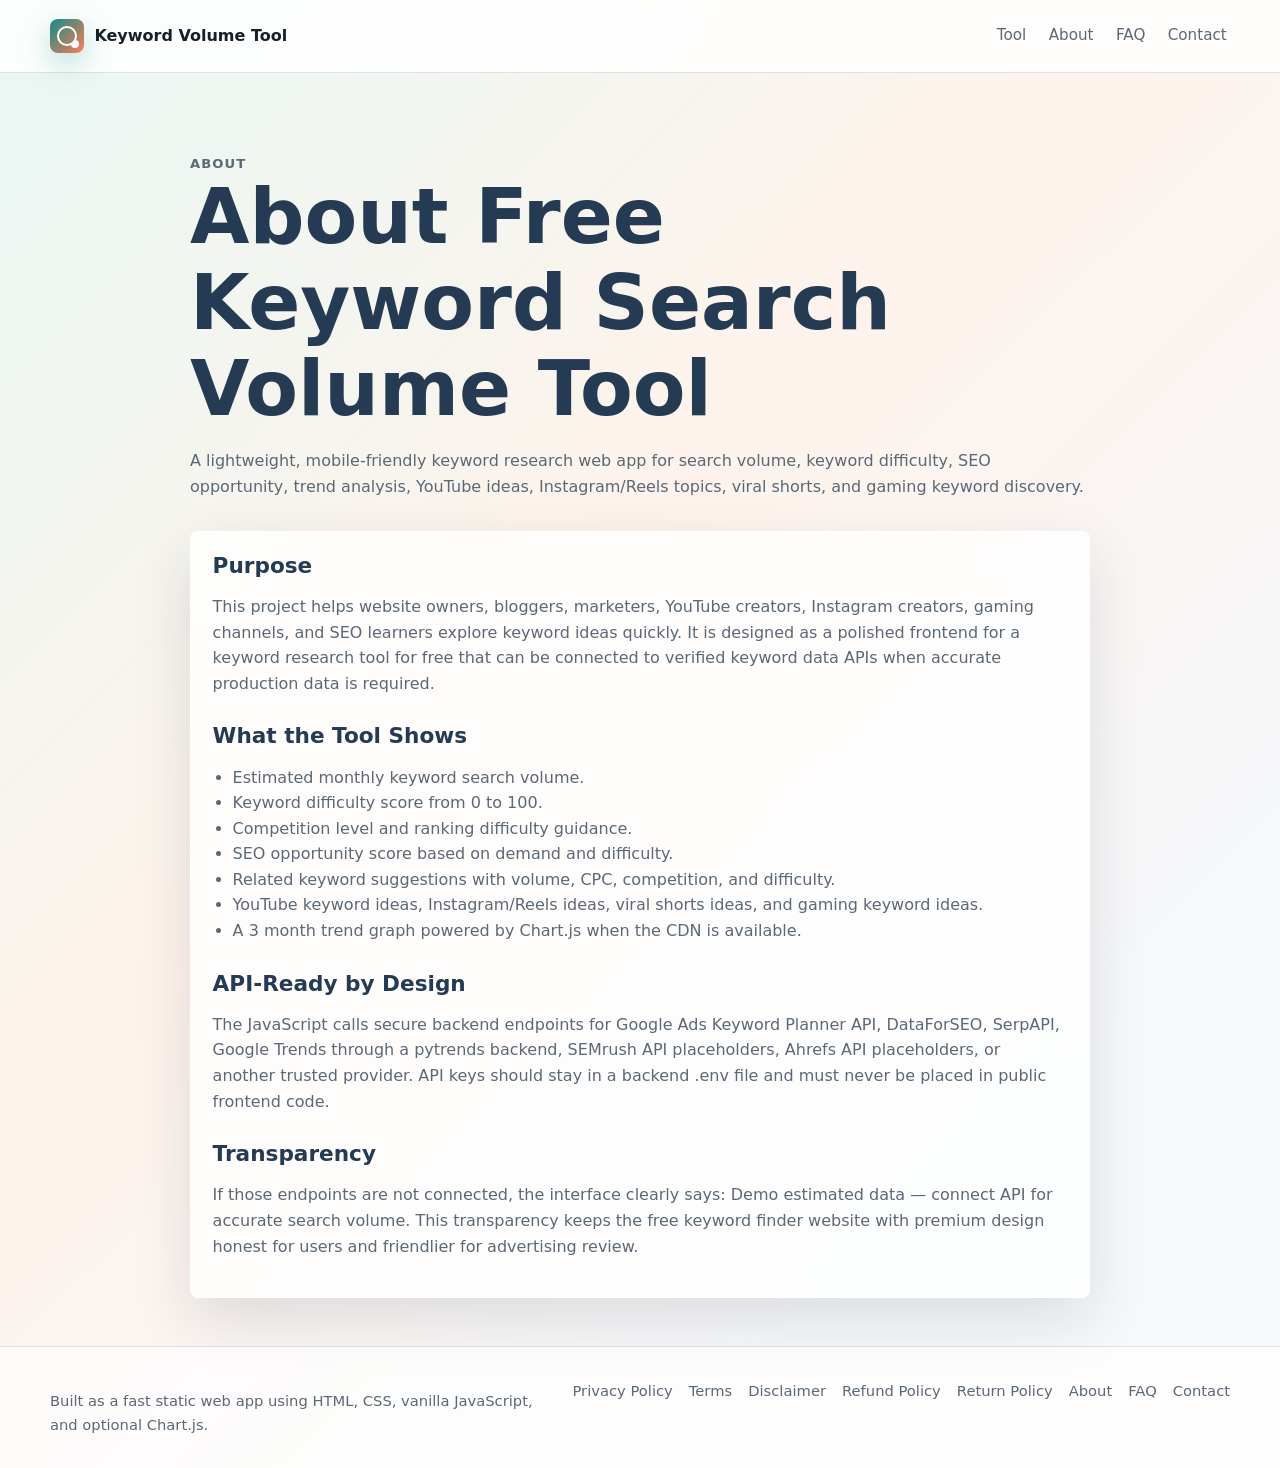
<file: about.html>
<!DOCTYPE html>
<html lang="en">
<head>
  <meta charset="UTF-8">
  <meta name="viewport" content="width=device-width, initial-scale=1.0">
  <title>About | Free Keyword Search Volume Tool</title>
  <meta name="description" content="Learn about Free Keyword Search Volume Tool, a free keyword volume research tool for SEO, YouTube, Instagram/Reels, viral shorts, and gaming keyword ideas.">
  <link rel="canonical" href="https://freekeywordsearchvolumetool.example/about.html">
  <meta property="og:title" content="About | Free Keyword Search Volume Tool">
  <meta property="og:description" content="A modern keyword research interface built for free estimated keyword metrics and future API integrations.">
  <meta property="og:type" content="website">
  <link rel="manifest" href="manifest.json">
  <link rel="icon" href="favicon.svg" type="image/svg+xml">
  <link rel="stylesheet" href="style.css">
</head>
<body>
  <a class="skip-link" href="#main">Skip to content</a>
  <header class="site-header">
    <nav class="nav" aria-label="Primary navigation">
      <a class="brand" href="index.html"><span class="brand-mark" aria-hidden="true"></span><span>Keyword Volume Tool</span></a>
      <div class="nav-links"><a href="index.html">Tool</a><a href="about.html">About</a><a href="faq.html">FAQ</a><a href="contact.html">Contact</a></div>
    </nav>
  </header>
  <main id="main">
    <section class="page-hero">
      <p class="eyebrow">About</p>
      <h1>About Free Keyword Search Volume Tool</h1>
      <p>A lightweight, mobile-friendly keyword research web app for search volume, keyword difficulty, SEO opportunity, trend analysis, YouTube ideas, Instagram/Reels topics, viral shorts, and gaming keyword discovery.</p>
    </section>
    <article class="legal-card">
      <h2>Purpose</h2>
      <p>This project helps website owners, bloggers, marketers, YouTube creators, Instagram creators, gaming channels, and SEO learners explore keyword ideas quickly. It is designed as a polished frontend for a keyword research tool for free that can be connected to verified keyword data APIs when accurate production data is required.</p>
      <h2>What the Tool Shows</h2>
      <ul>
        <li>Estimated monthly keyword search volume.</li>
        <li>Keyword difficulty score from 0 to 100.</li>
        <li>Competition level and ranking difficulty guidance.</li>
        <li>SEO opportunity score based on demand and difficulty.</li>
        <li>Related keyword suggestions with volume, CPC, competition, and difficulty.</li>
        <li>YouTube keyword ideas, Instagram/Reels ideas, viral shorts ideas, and gaming keyword ideas.</li>
        <li>A 3 month trend graph powered by Chart.js when the CDN is available.</li>
      </ul>
      <h2>API-Ready by Design</h2>
      <p>The JavaScript calls secure backend endpoints for Google Ads Keyword Planner API, DataForSEO, SerpAPI, Google Trends through a pytrends backend, SEMrush API placeholders, Ahrefs API placeholders, or another trusted provider. API keys should stay in a backend .env file and must never be placed in public frontend code.</p>
      <h2>Transparency</h2>
      <p>If those endpoints are not connected, the interface clearly says: Demo estimated data — connect API for accurate search volume. This transparency keeps the free keyword finder website with premium design honest for users and friendlier for advertising review.</p>
    </article>
  </main>
  <footer class="site-footer"><div class="footer-inner"><p class="footer-note">Built as a fast static web app using HTML, CSS, vanilla JavaScript, and optional Chart.js.</p><div class="footer-links"><a href="privacy-policy.html">Privacy Policy</a><a href="terms-and-conditions.html">Terms</a><a href="disclaimer.html">Disclaimer</a><a href="refund-policy.html">Refund Policy</a><a href="return-policy.html">Return Policy</a><a href="about.html">About</a><a href="faq.html">FAQ</a><a href="contact.html">Contact</a></div></div></footer>
</body>
</html>
</file>
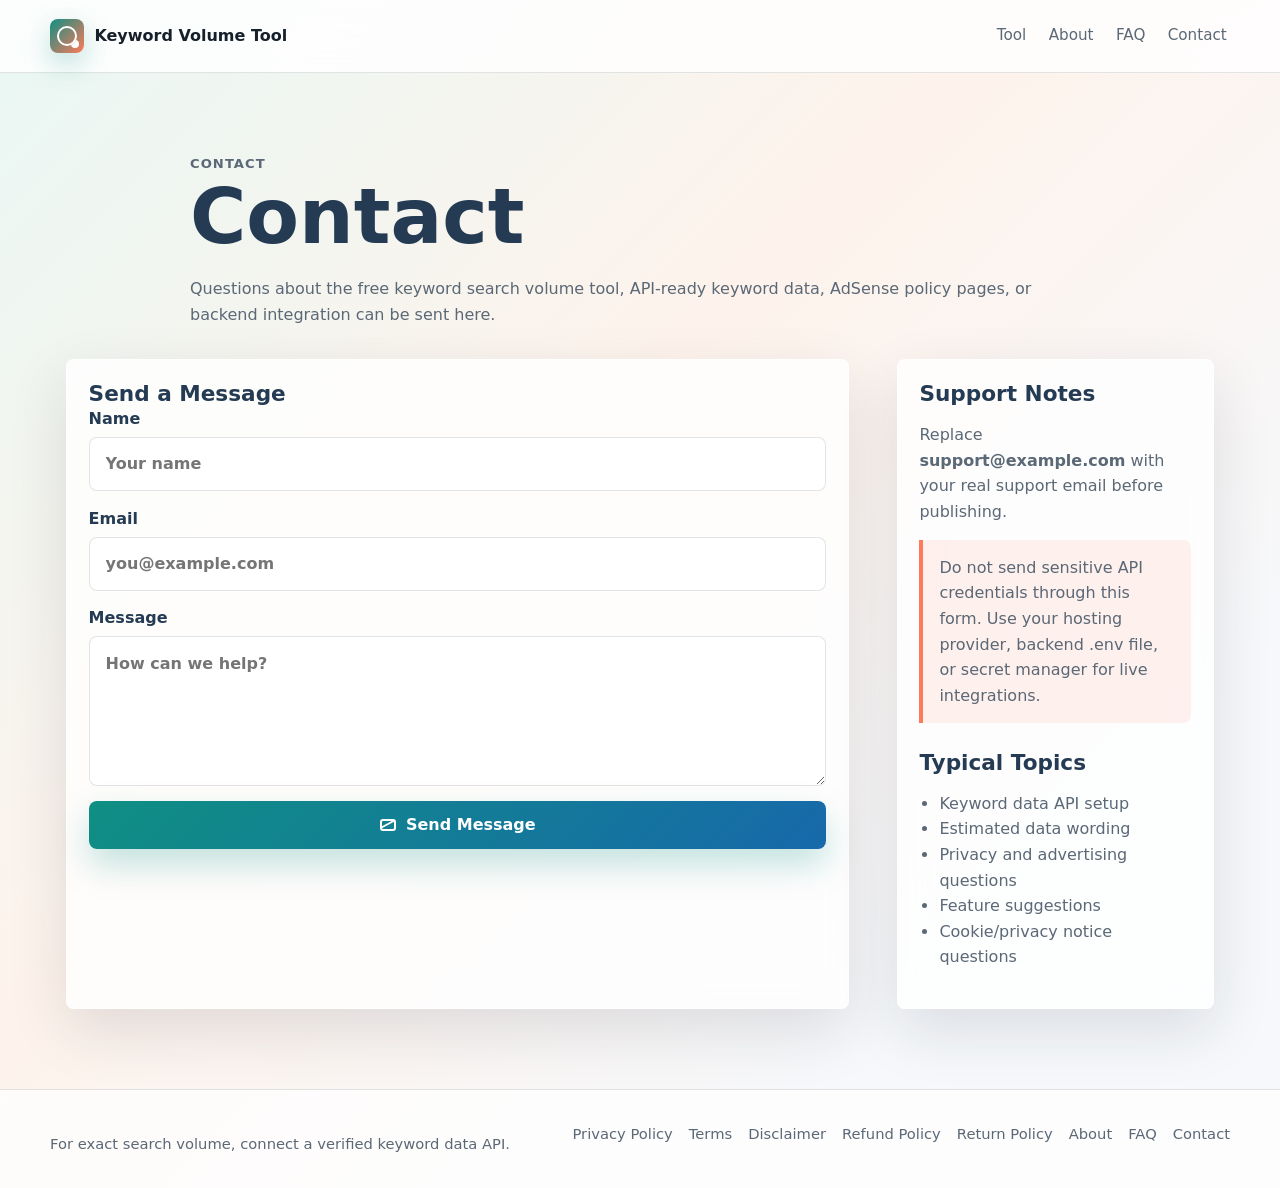
<file: contact.html>
<!DOCTYPE html>
<html lang="en">
<head>
  <meta charset="UTF-8">
  <meta name="viewport" content="width=device-width, initial-scale=1.0">
  <title>Contact | Free Keyword Search Volume Tool</title>
  <meta name="description" content="Contact Free Keyword Search Volume Tool for questions about keyword research, estimated search volume data, API integrations, or website policies.">
  <link rel="canonical" href="https://freekeywordsearchvolumetool.example/contact.html">
  <meta property="og:title" content="Contact | Free Keyword Search Volume Tool">
  <meta property="og:description" content="Send questions about the free keyword research tool, estimated data, or API integrations.">
  <meta property="og:type" content="website">
  <link rel="manifest" href="manifest.json">
  <link rel="icon" href="favicon.svg" type="image/svg+xml">
  <link rel="stylesheet" href="style.css">
</head>
<body>
  <a class="skip-link" href="#main">Skip to content</a>
  <header class="site-header">
    <nav class="nav" aria-label="Primary navigation">
      <a class="brand" href="index.html"><span class="brand-mark" aria-hidden="true"></span><span>Keyword Volume Tool</span></a>
      <div class="nav-links"><a href="index.html">Tool</a><a href="about.html">About</a><a href="faq.html">FAQ</a><a href="contact.html">Contact</a></div>
    </nav>
  </header>
  <main id="main">
    <section class="page-hero">
      <p class="eyebrow">Contact</p>
      <h1>Contact</h1>
      <p>Questions about the free keyword search volume tool, API-ready keyword data, AdSense policy pages, or backend integration can be sent here.</p>
    </section>
    <section class="contact-grid">
      <article class="legal-card">
        <h2>Send a Message</h2>
        <form class="contact-form" action="mailto:support@example.com" method="post" enctype="text/plain">
          <label>
            Name
            <input type="text" name="name" placeholder="Your name" required>
          </label>
          <label>
            Email
            <input type="email" name="email" placeholder="you@example.com" required>
          </label>
          <label>
            Message
            <textarea name="message" placeholder="How can we help?" required></textarea>
          </label>
          <button class="btn btn-primary" type="submit"><span class="icon-mail" aria-hidden="true"></span>Send Message</button>
        </form>
      </article>
      <aside class="legal-card">
        <h2>Support Notes</h2>
        <p>Replace <strong>support@example.com</strong> with your real support email before publishing.</p>
        <p class="notice">Do not send sensitive API credentials through this form. Use your hosting provider, backend .env file, or secret manager for live integrations.</p>
        <h2>Typical Topics</h2>
        <ul>
          <li>Keyword data API setup</li>
          <li>Estimated data wording</li>
          <li>Privacy and advertising questions</li>
          <li>Feature suggestions</li>
          <li>Cookie/privacy notice questions</li>
        </ul>
      </aside>
    </section>
  </main>
  <footer class="site-footer"><div class="footer-inner"><p class="footer-note">For exact search volume, connect a verified keyword data API.</p><div class="footer-links"><a href="privacy-policy.html">Privacy Policy</a><a href="terms-and-conditions.html">Terms</a><a href="disclaimer.html">Disclaimer</a><a href="refund-policy.html">Refund Policy</a><a href="return-policy.html">Return Policy</a><a href="about.html">About</a><a href="faq.html">FAQ</a><a href="contact.html">Contact</a></div></div></footer>
</body>
</html>
</file>
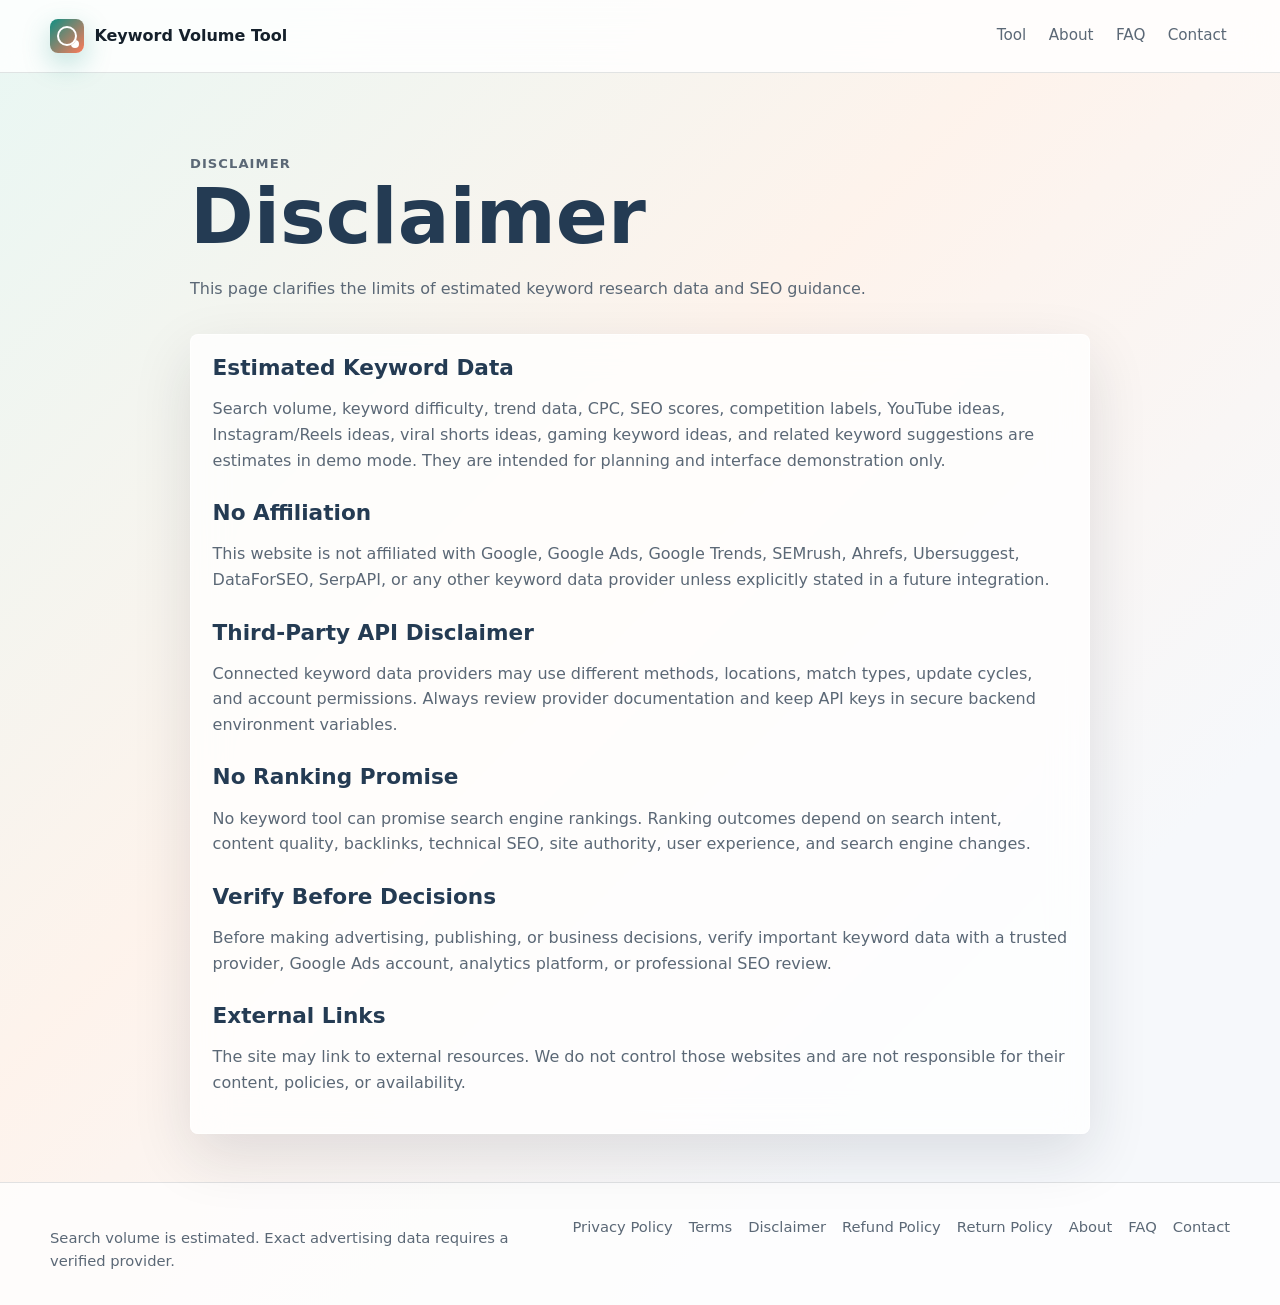
<file: disclaimer.html>
<!DOCTYPE html>
<html lang="en">
<head>
  <meta charset="UTF-8">
  <meta name="viewport" content="width=device-width, initial-scale=1.0">
  <title>Disclaimer | Free Keyword Search Volume Tool</title>
  <meta name="description" content="Important disclaimer about estimated keyword search volume, SEO scores, competition data, and third-party API integrations.">
  <link rel="canonical" href="https://freekeywordsearchvolumetool.example/disclaimer.html">
  <meta property="og:title" content="Disclaimer | Free Keyword Search Volume Tool">
  <meta property="og:description" content="Keyword metrics are estimates and should be verified with trusted SEO or advertising data sources.">
  <meta property="og:type" content="website">
  <link rel="manifest" href="manifest.json">
  <link rel="icon" href="favicon.svg" type="image/svg+xml">
  <link rel="stylesheet" href="style.css">
</head>
<body>
  <a class="skip-link" href="#main">Skip to content</a>
  <header class="site-header"><nav class="nav" aria-label="Primary navigation"><a class="brand" href="index.html"><span class="brand-mark" aria-hidden="true"></span><span>Keyword Volume Tool</span></a><div class="nav-links"><a href="index.html">Tool</a><a href="about.html">About</a><a href="faq.html">FAQ</a><a href="contact.html">Contact</a></div></nav></header>
  <main id="main">
    <section class="page-hero">
      <p class="eyebrow">Disclaimer</p>
      <h1>Disclaimer</h1>
      <p>This page clarifies the limits of estimated keyword research data and SEO guidance.</p>
    </section>
    <article class="legal-card">
      <h2>Estimated Keyword Data</h2>
      <p>Search volume, keyword difficulty, trend data, CPC, SEO scores, competition labels, YouTube ideas, Instagram/Reels ideas, viral shorts ideas, gaming keyword ideas, and related keyword suggestions are estimates in demo mode. They are intended for planning and interface demonstration only.</p>
      <h2>No Affiliation</h2>
      <p>This website is not affiliated with Google, Google Ads, Google Trends, SEMrush, Ahrefs, Ubersuggest, DataForSEO, SerpAPI, or any other keyword data provider unless explicitly stated in a future integration.</p>
      <h2>Third-Party API Disclaimer</h2>
      <p>Connected keyword data providers may use different methods, locations, match types, update cycles, and account permissions. Always review provider documentation and keep API keys in secure backend environment variables.</p>
      <h2>No Ranking Promise</h2>
      <p>No keyword tool can promise search engine rankings. Ranking outcomes depend on search intent, content quality, backlinks, technical SEO, site authority, user experience, and search engine changes.</p>
      <h2>Verify Before Decisions</h2>
      <p>Before making advertising, publishing, or business decisions, verify important keyword data with a trusted provider, Google Ads account, analytics platform, or professional SEO review.</p>
      <h2>External Links</h2>
      <p>The site may link to external resources. We do not control those websites and are not responsible for their content, policies, or availability.</p>
    </article>
  </main>
  <footer class="site-footer"><div class="footer-inner"><p class="footer-note">Search volume is estimated. Exact advertising data requires a verified provider.</p><div class="footer-links"><a href="privacy-policy.html">Privacy Policy</a><a href="terms-and-conditions.html">Terms</a><a href="disclaimer.html">Disclaimer</a><a href="refund-policy.html">Refund Policy</a><a href="return-policy.html">Return Policy</a><a href="about.html">About</a><a href="faq.html">FAQ</a><a href="contact.html">Contact</a></div></div></footer>
</body>
</html>
</file>
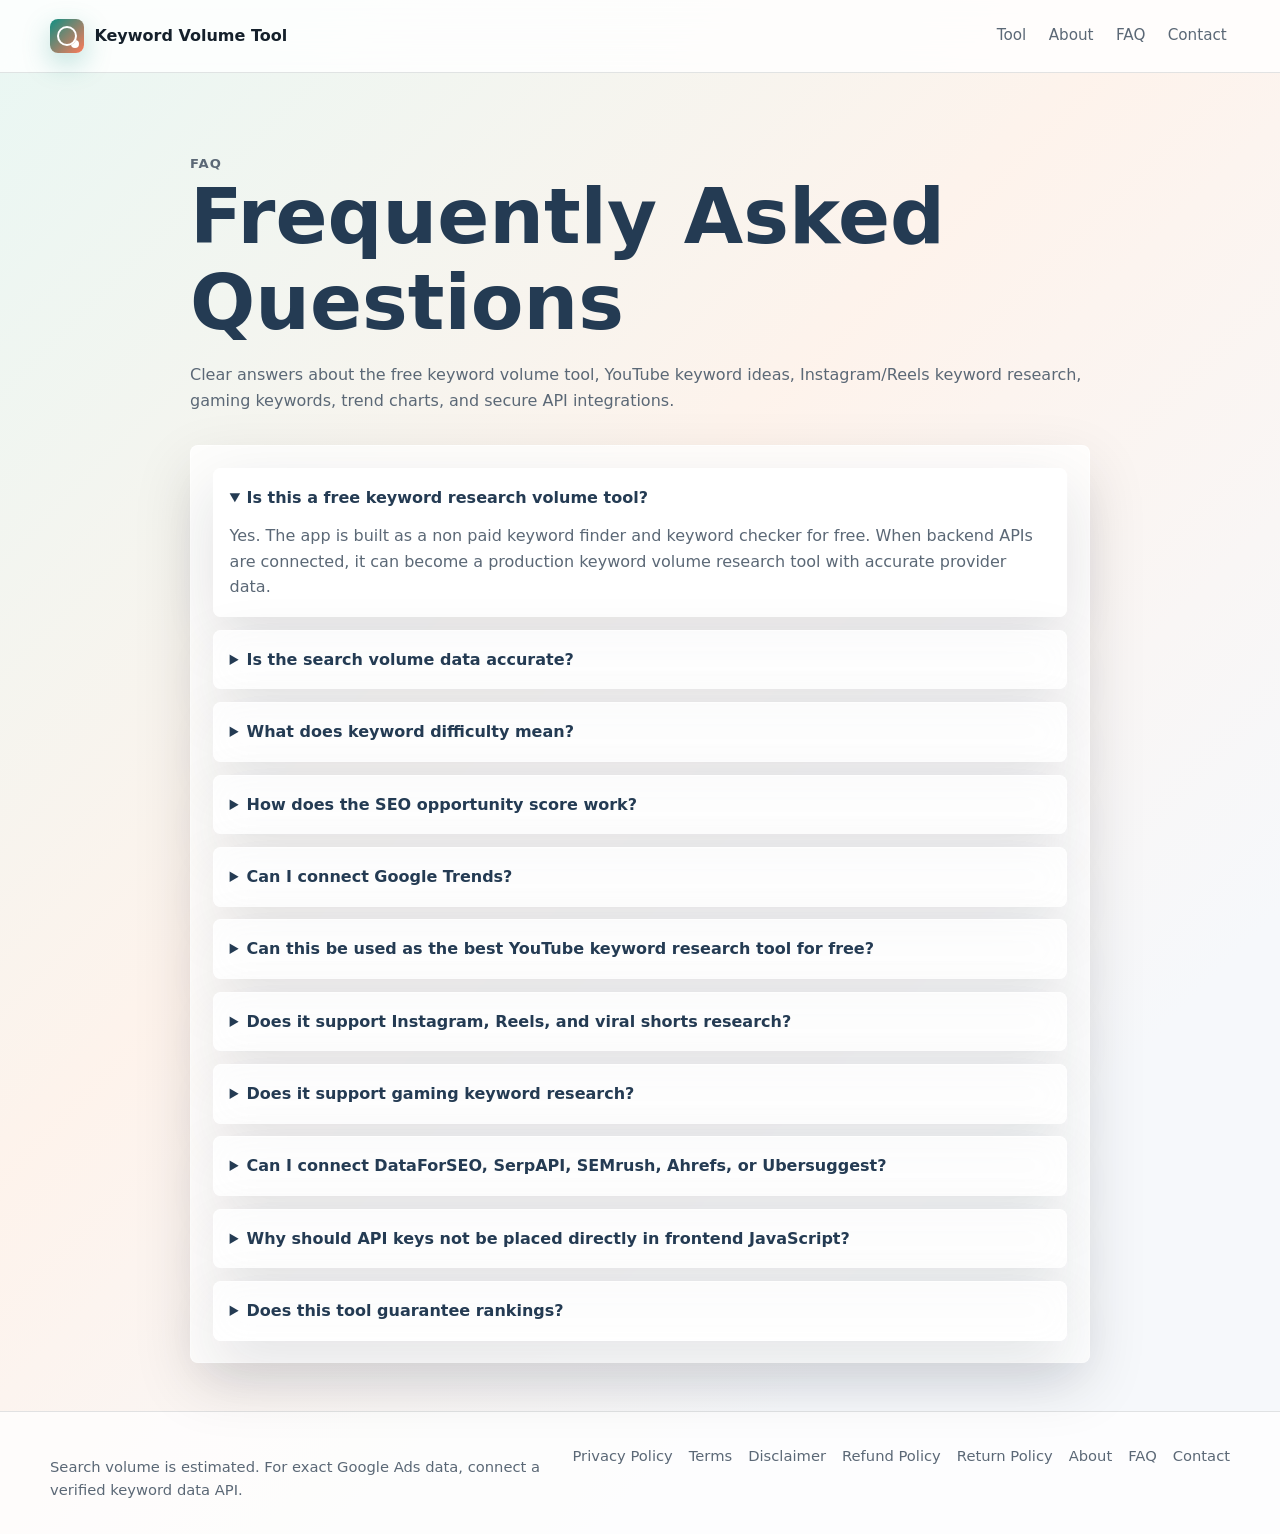
<file: faq.html>
<!DOCTYPE html>
<html lang="en">
<head>
  <meta charset="UTF-8">
  <meta name="viewport" content="width=device-width, initial-scale=1.0">
  <title>FAQ | Free Keyword Search Volume Tool</title>
  <meta name="description" content="Frequently asked questions about free keyword volume tools, YouTube keyword research, Instagram/Reels keyword ideas, gaming keywords, search volume, difficulty, CPC, and API integrations.">
  <link rel="canonical" href="https://freekeywordsearchvolumetool.example/faq.html">
  <meta property="og:title" content="FAQ | Free Keyword Search Volume Tool">
  <meta property="og:description" content="Answers about estimated keyword data, SEO opportunity scores, keyword difficulty, and API-ready integrations.">
  <meta property="og:type" content="website">
  <link rel="manifest" href="manifest.json">
  <link rel="icon" href="favicon.svg" type="image/svg+xml">
  <link rel="stylesheet" href="style.css">
  <script type="application/ld+json">
  {
    "@context": "https://schema.org",
    "@type": "FAQPage",
    "mainEntity": [
      {
        "@type": "Question",
          "name": "Is this a free keyword research volume tool?",
        "acceptedAnswer": {
          "@type": "Answer",
          "text": "Yes. The frontend is free to use, and accurate production data can be connected through secure backend keyword API endpoints."
        }
      },
      {
        "@type": "Question",
          "name": "Can this work as a free YouTube keyword volume tool?",
        "acceptedAnswer": {
          "@type": "Answer",
          "text": "Yes. The YouTube section is API-ready for video keyword ideas, viral video research, shorts topics, and gaming channel keyword research."
        }
      },
      {
        "@type": "Question",
          "name": "Can this check Instagram and Reels keyword ideas?",
        "acceptedAnswer": {
          "@type": "Answer",
          "text": "Yes. The Instagram endpoint can support Reels ideas, hashtag research, viral shorts keywords, and social content planning."
        }
      },
      {
        "@type": "Question",
          "name": "Where do API keys belong?",
        "acceptedAnswer": {
          "@type": "Answer",
          "text": "API keys must stay in backend environment variables or a secret manager. They should never be exposed in frontend HTML, CSS, or JavaScript."
        }
      }
    ]
  }
  </script>
</head>
<body>
  <a class="skip-link" href="#main">Skip to content</a>
  <header class="site-header">
    <nav class="nav" aria-label="Primary navigation">
      <a class="brand" href="index.html"><span class="brand-mark" aria-hidden="true"></span><span>Keyword Volume Tool</span></a>
      <div class="nav-links"><a href="index.html">Tool</a><a href="about.html">About</a><a href="faq.html">FAQ</a><a href="contact.html">Contact</a></div>
    </nav>
  </header>
  <main id="main">
    <section class="page-hero">
      <p class="eyebrow">FAQ</p>
      <h1>Frequently Asked Questions</h1>
      <p>Clear answers about the free keyword volume tool, YouTube keyword ideas, Instagram/Reels keyword research, gaming keywords, trend charts, and secure API integrations.</p>
    </section>
    <section class="legal-card faq-grid">
      <details class="faq-item" open>
        <summary>Is this a free keyword research volume tool?</summary>
        <p>Yes. The app is built as a non paid keyword finder and keyword checker for free. When backend APIs are connected, it can become a production keyword volume research tool with accurate provider data.</p>
      </details>
      <details class="faq-item">
        <summary>Is the search volume data accurate?</summary>
        <p>The frontend is API-ready. If the backend endpoints are missing, it clearly displays Demo estimated data — connect API for accurate search volume. Production accuracy depends on Google Ads, DataForSEO, SerpAPI, Google Trends, SEMrush, Ahrefs, or another trusted source.</p>
      </details>
      <details class="faq-item">
        <summary>What does keyword difficulty mean?</summary>
        <p>Keyword difficulty is a score from 0 to 100 that estimates how competitive a keyword may be. Scores from 0-20 are Easy, 21-40 are Medium, 41-60 are Challenging, 61-80 are Hard, and 81-100 are Super Hard.</p>
      </details>
      <details class="faq-item">
        <summary>How does the SEO opportunity score work?</summary>
        <p>The demo score balances search demand, keyword difficulty, and competition level. A higher score suggests a potentially stronger content opportunity.</p>
      </details>
      <details class="faq-item">
        <summary>Can I connect Google Trends?</summary>
        <p>Yes. The script includes a fetchKeywordData placeholder where Google Trends data sources or a third-party provider can be connected.</p>
      </details>
      <details class="faq-item">
        <summary>Can this be used as the best YouTube keyword research tool for free?</summary>
        <p>It includes a free YouTube keyword volume tool section for video ideas, a free YT research tool for views, and a YouTube video viral research keyword tool panel. For production data, connect <code>/api/youtube-keywords</code> to your backend provider.</p>
      </details>
      <details class="faq-item">
        <summary>Does it support Instagram, Reels, and viral shorts research?</summary>
        <p>Yes. The app includes a free Instagram keyword research tool and volume checker section, an Instagram keyword volume checker tool panel, and viral shorts keyword ideas for creators.</p>
      </details>
      <details class="faq-item">
        <summary>Does it support gaming keyword research?</summary>
        <p>Yes. Gaming creators can use the gaming keyword ideas panel as a free gaming keyword tool volume checker and connect <code>/api/youtube-keywords</code> for gaming video YouTube keyword research.</p>
      </details>
      <details class="faq-item">
        <summary>Can I connect DataForSEO, SerpAPI, SEMrush, Ahrefs, or Ubersuggest?</summary>
        <p>Yes. The frontend is API-ready. You would add secure backend handling for provider credentials and return normalized keyword data to the browser.</p>
      </details>
      <details class="faq-item">
        <summary>Why should API keys not be placed directly in frontend JavaScript?</summary>
        <p>Public frontend code can be viewed by visitors. API keys should be stored on a server, serverless function, or secret manager, then proxied through a secure endpoint.</p>
      </details>
      <details class="faq-item">
        <summary>Does this tool guarantee rankings?</summary>
        <p>No. Keyword metrics can guide research, but rankings depend on search intent, content quality, technical health, authority, competition, and search engine updates.</p>
      </details>
    </section>
  </main>
  <footer class="site-footer"><div class="footer-inner"><p class="footer-note">Search volume is estimated. For exact Google Ads data, connect a verified keyword data API.</p><div class="footer-links"><a href="privacy-policy.html">Privacy Policy</a><a href="terms-and-conditions.html">Terms</a><a href="disclaimer.html">Disclaimer</a><a href="refund-policy.html">Refund Policy</a><a href="return-policy.html">Return Policy</a><a href="about.html">About</a><a href="faq.html">FAQ</a><a href="contact.html">Contact</a></div></div></footer>
</body>
</html>
</file>
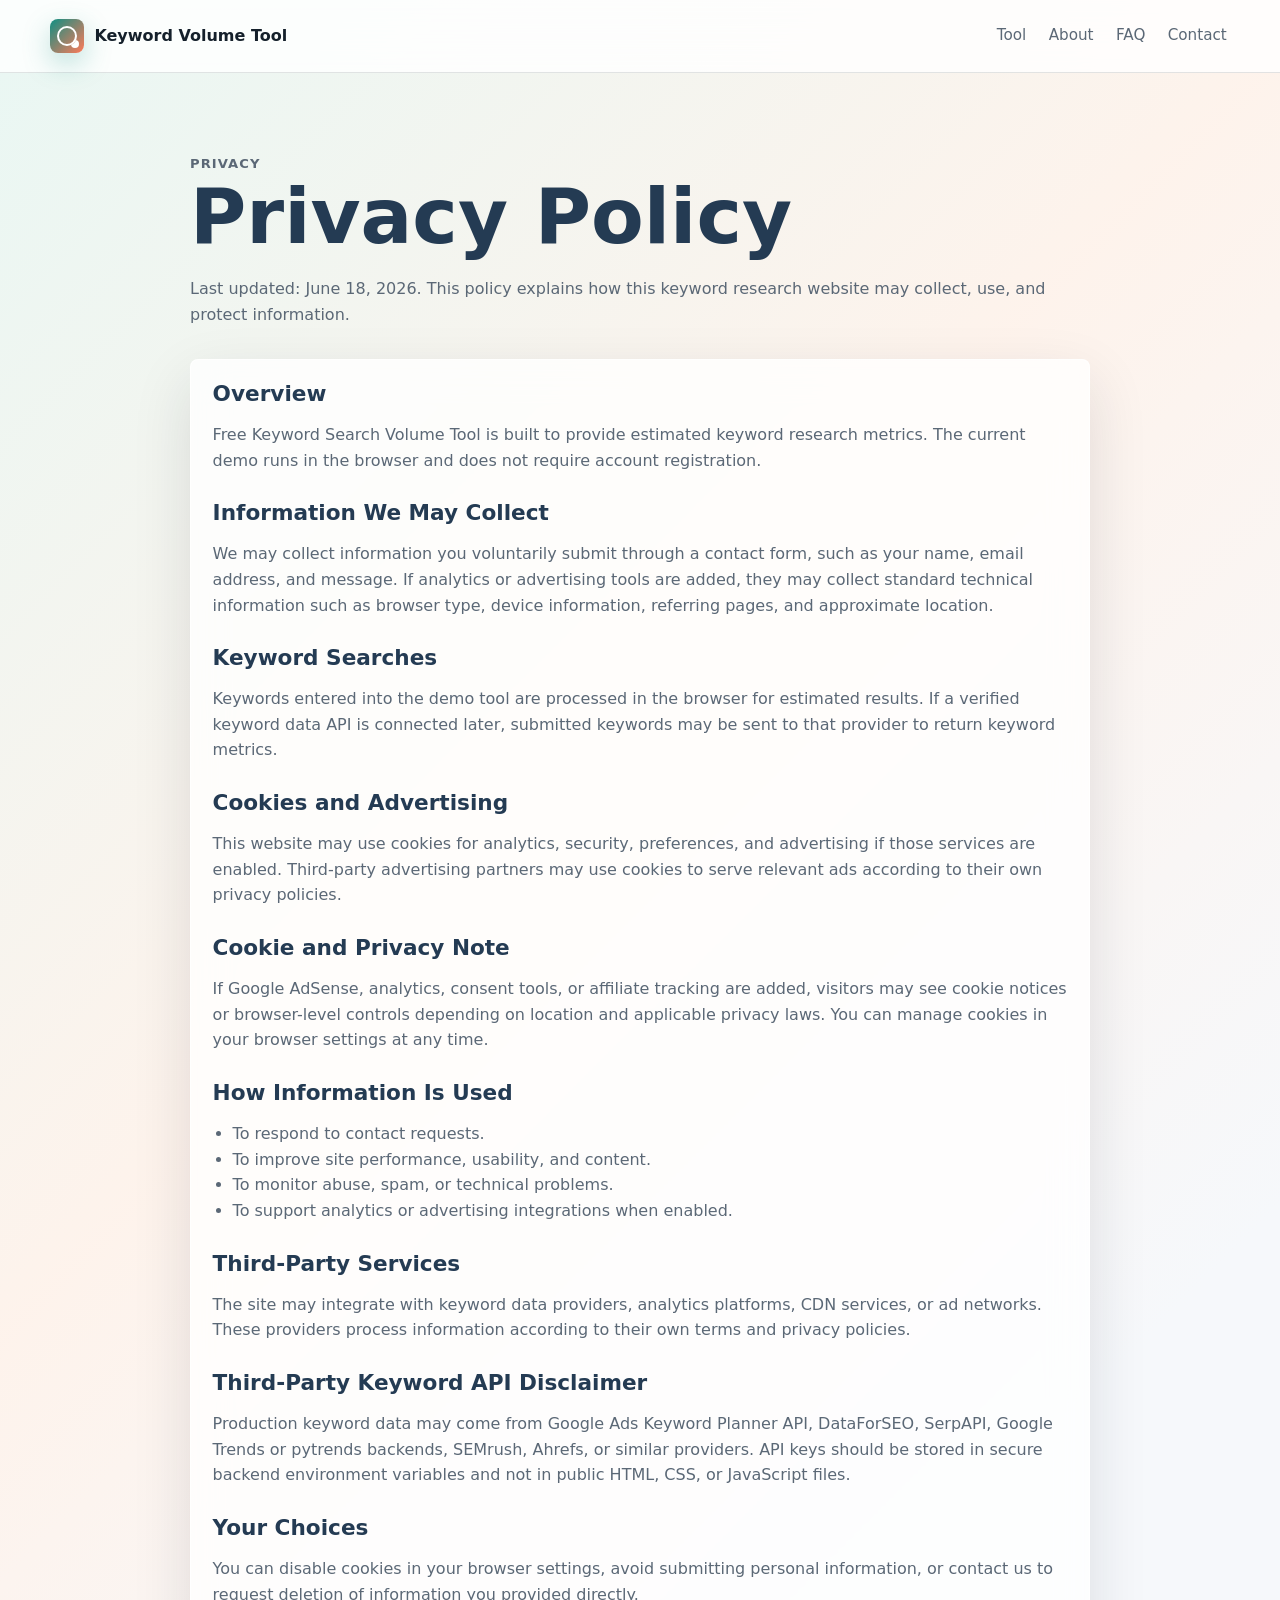
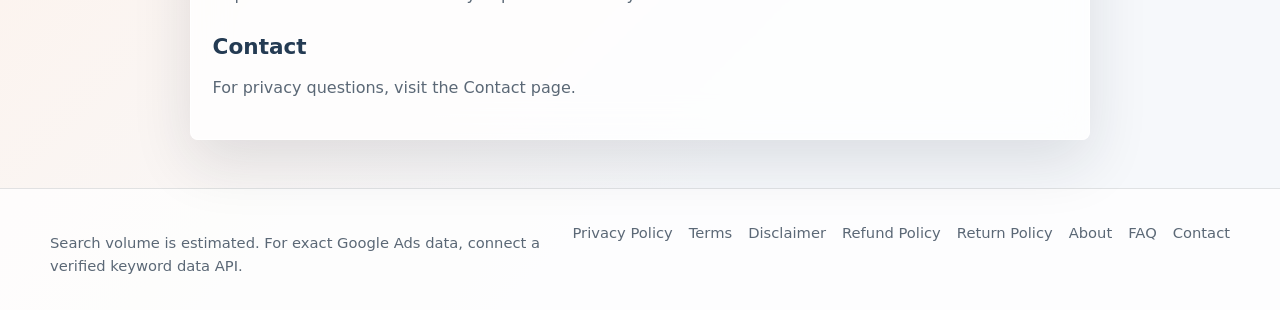
<file: privacy-policy.html>
<!DOCTYPE html>
<html lang="en">
<head>
  <meta charset="UTF-8">
  <meta name="viewport" content="width=device-width, initial-scale=1.0">
  <title>Privacy Policy | Free Keyword Search Volume Tool</title>
  <meta name="description" content="Read the privacy policy for Free Keyword Search Volume Tool, including information about estimated keyword data, analytics, cookies, and contact forms.">
  <link rel="canonical" href="https://freekeywordsearchvolumetool.example/privacy-policy.html">
  <meta property="og:title" content="Privacy Policy | Free Keyword Search Volume Tool">
  <meta property="og:description" content="How Free Keyword Search Volume Tool handles privacy, cookies, analytics, and contact information.">
  <meta property="og:type" content="website">
  <link rel="manifest" href="manifest.json">
  <link rel="icon" href="favicon.svg" type="image/svg+xml">
  <link rel="stylesheet" href="style.css">
</head>
<body>
  <a class="skip-link" href="#main">Skip to content</a>
  <header class="site-header">
    <nav class="nav" aria-label="Primary navigation">
      <a class="brand" href="index.html"><span class="brand-mark" aria-hidden="true"></span><span>Keyword Volume Tool</span></a>
      <div class="nav-links">
        <a href="index.html">Tool</a>
        <a href="about.html">About</a>
        <a href="faq.html">FAQ</a>
        <a href="contact.html">Contact</a>
      </div>
    </nav>
  </header>
  <main id="main">
    <section class="page-hero">
      <p class="eyebrow">Privacy</p>
      <h1>Privacy Policy</h1>
      <p>Last updated: June 18, 2026. This policy explains how this keyword research website may collect, use, and protect information.</p>
    </section>
    <article class="legal-card">
      <h2>Overview</h2>
      <p>Free Keyword Search Volume Tool is built to provide estimated keyword research metrics. The current demo runs in the browser and does not require account registration.</p>
      <h2>Information We May Collect</h2>
      <p>We may collect information you voluntarily submit through a contact form, such as your name, email address, and message. If analytics or advertising tools are added, they may collect standard technical information such as browser type, device information, referring pages, and approximate location.</p>
      <h2>Keyword Searches</h2>
      <p>Keywords entered into the demo tool are processed in the browser for estimated results. If a verified keyword data API is connected later, submitted keywords may be sent to that provider to return keyword metrics.</p>
      <h2>Cookies and Advertising</h2>
      <p>This website may use cookies for analytics, security, preferences, and advertising if those services are enabled. Third-party advertising partners may use cookies to serve relevant ads according to their own privacy policies.</p>
      <h2>Cookie and Privacy Note</h2>
      <p>If Google AdSense, analytics, consent tools, or affiliate tracking are added, visitors may see cookie notices or browser-level controls depending on location and applicable privacy laws. You can manage cookies in your browser settings at any time.</p>
      <h2>How Information Is Used</h2>
      <ul>
        <li>To respond to contact requests.</li>
        <li>To improve site performance, usability, and content.</li>
        <li>To monitor abuse, spam, or technical problems.</li>
        <li>To support analytics or advertising integrations when enabled.</li>
      </ul>
      <h2>Third-Party Services</h2>
      <p>The site may integrate with keyword data providers, analytics platforms, CDN services, or ad networks. These providers process information according to their own terms and privacy policies.</p>
      <h2>Third-Party Keyword API Disclaimer</h2>
      <p>Production keyword data may come from Google Ads Keyword Planner API, DataForSEO, SerpAPI, Google Trends or pytrends backends, SEMrush, Ahrefs, or similar providers. API keys should be stored in secure backend environment variables and not in public HTML, CSS, or JavaScript files.</p>
      <h2>Your Choices</h2>
      <p>You can disable cookies in your browser settings, avoid submitting personal information, or contact us to request deletion of information you provided directly.</p>
      <h2>Contact</h2>
      <p>For privacy questions, visit the <a href="contact.html">Contact page</a>.</p>
    </article>
  </main>
  <footer class="site-footer">
    <div class="footer-inner">
      <p class="footer-note">Search volume is estimated. For exact Google Ads data, connect a verified keyword data API.</p>
      <div class="footer-links">
        <a href="privacy-policy.html">Privacy Policy</a>
        <a href="terms-and-conditions.html">Terms</a>
        <a href="disclaimer.html">Disclaimer</a>
        <a href="refund-policy.html">Refund Policy</a>
        <a href="return-policy.html">Return Policy</a>
        <a href="about.html">About</a>
        <a href="faq.html">FAQ</a>
        <a href="contact.html">Contact</a>
      </div>
    </div>
  </footer>
</body>
</html>
</file>
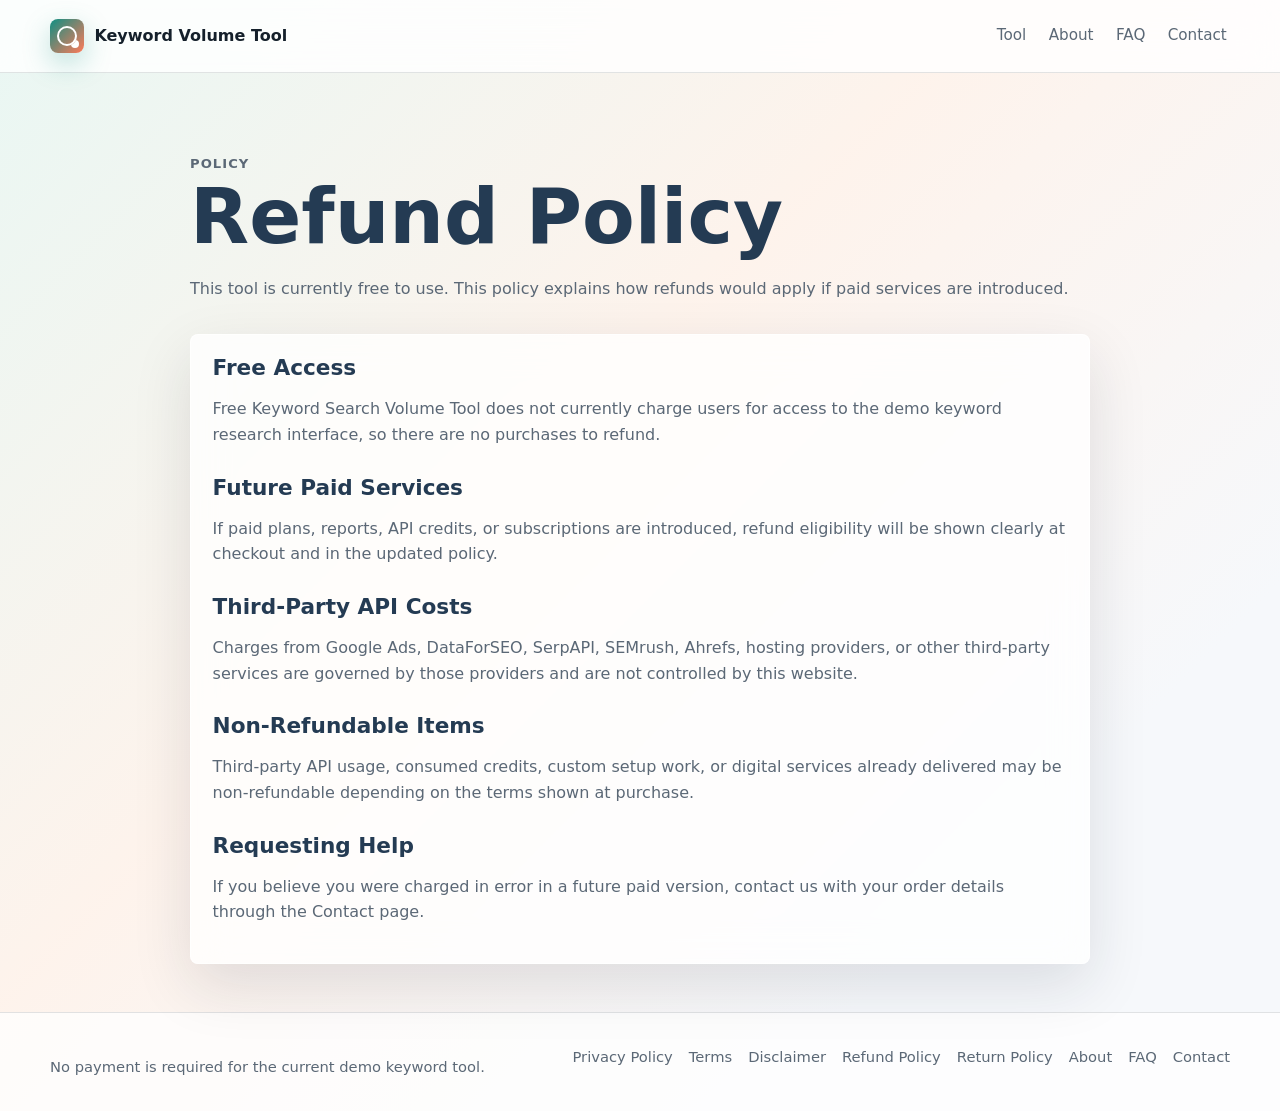
<file: refund-policy.html>
<!DOCTYPE html>
<html lang="en">
<head>
  <meta charset="UTF-8">
  <meta name="viewport" content="width=device-width, initial-scale=1.0">
  <title>Refund Policy | Free Keyword Search Volume Tool</title>
  <meta name="description" content="Refund policy for Free Keyword Search Volume Tool, including notes for free access and possible future paid plans.">
  <link rel="canonical" href="https://freekeywordsearchvolumetool.example/refund-policy.html">
  <meta property="og:title" content="Refund Policy | Free Keyword Search Volume Tool">
  <meta property="og:description" content="Current free tool policy and future refund guidance for any paid services.">
  <meta property="og:type" content="website">
  <link rel="manifest" href="manifest.json">
  <link rel="icon" href="favicon.svg" type="image/svg+xml">
  <link rel="stylesheet" href="style.css">
</head>
<body>
  <a class="skip-link" href="#main">Skip to content</a>
  <header class="site-header"><nav class="nav" aria-label="Primary navigation"><a class="brand" href="index.html"><span class="brand-mark" aria-hidden="true"></span><span>Keyword Volume Tool</span></a><div class="nav-links"><a href="index.html">Tool</a><a href="about.html">About</a><a href="faq.html">FAQ</a><a href="contact.html">Contact</a></div></nav></header>
  <main id="main">
    <section class="page-hero">
      <p class="eyebrow">Policy</p>
      <h1>Refund Policy</h1>
      <p>This tool is currently free to use. This policy explains how refunds would apply if paid services are introduced.</p>
    </section>
    <article class="legal-card">
      <h2>Free Access</h2>
      <p>Free Keyword Search Volume Tool does not currently charge users for access to the demo keyword research interface, so there are no purchases to refund.</p>
      <h2>Future Paid Services</h2>
      <p>If paid plans, reports, API credits, or subscriptions are introduced, refund eligibility will be shown clearly at checkout and in the updated policy.</p>
      <h2>Third-Party API Costs</h2>
      <p>Charges from Google Ads, DataForSEO, SerpAPI, SEMrush, Ahrefs, hosting providers, or other third-party services are governed by those providers and are not controlled by this website.</p>
      <h2>Non-Refundable Items</h2>
      <p>Third-party API usage, consumed credits, custom setup work, or digital services already delivered may be non-refundable depending on the terms shown at purchase.</p>
      <h2>Requesting Help</h2>
      <p>If you believe you were charged in error in a future paid version, contact us with your order details through the <a href="contact.html">Contact page</a>.</p>
    </article>
  </main>
  <footer class="site-footer"><div class="footer-inner"><p class="footer-note">No payment is required for the current demo keyword tool.</p><div class="footer-links"><a href="privacy-policy.html">Privacy Policy</a><a href="terms-and-conditions.html">Terms</a><a href="disclaimer.html">Disclaimer</a><a href="refund-policy.html">Refund Policy</a><a href="return-policy.html">Return Policy</a><a href="about.html">About</a><a href="faq.html">FAQ</a><a href="contact.html">Contact</a></div></div></footer>
</body>
</html>
</file>
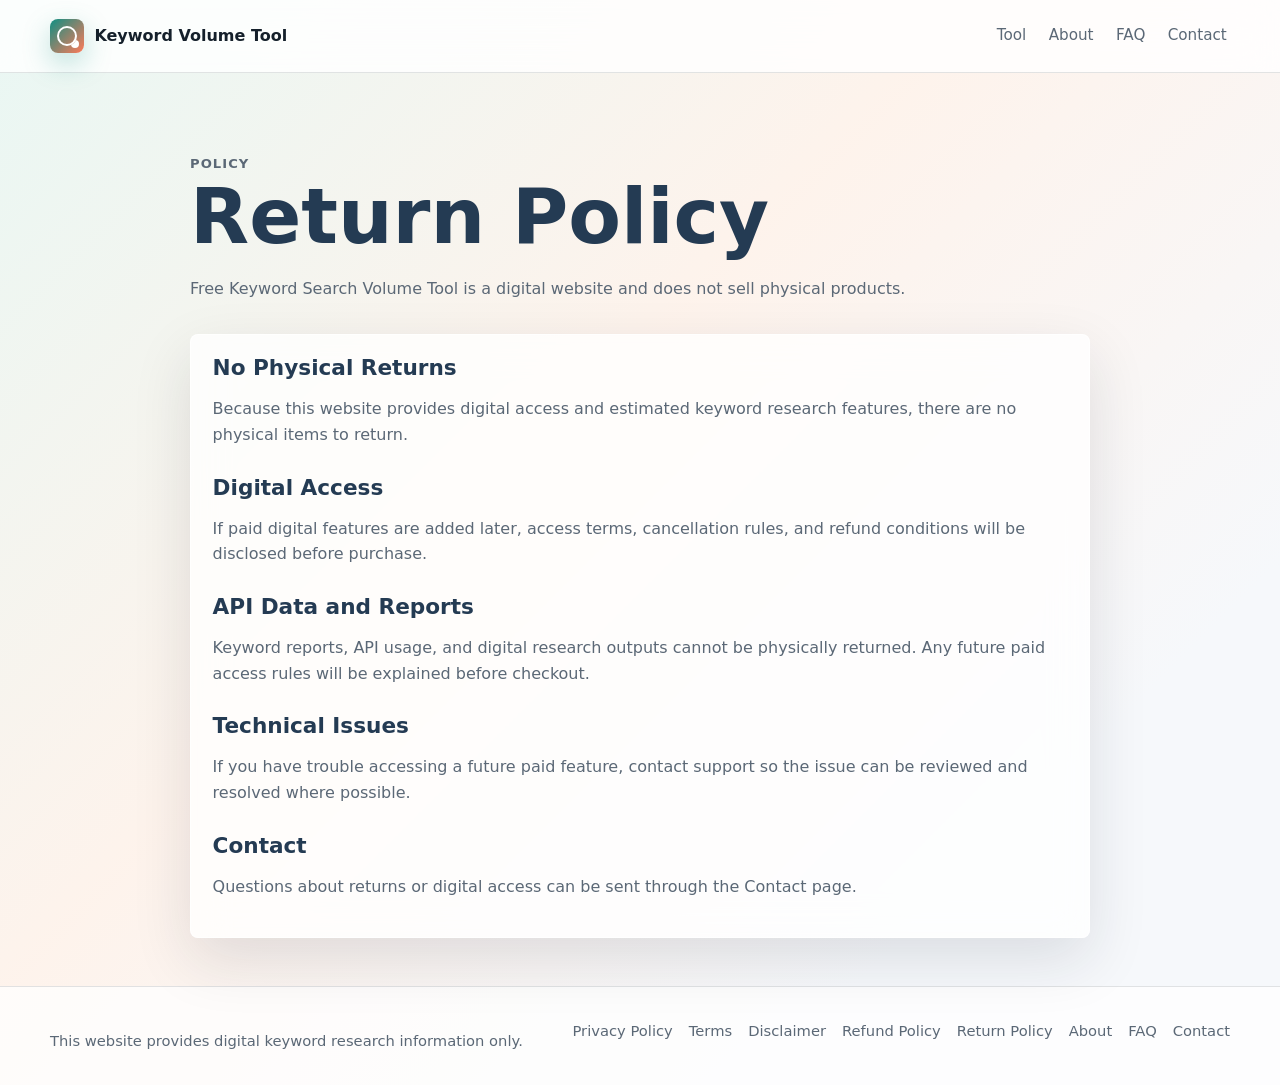
<file: return-policy.html>
<!DOCTYPE html>
<html lang="en">
<head>
  <meta charset="UTF-8">
  <meta name="viewport" content="width=device-width, initial-scale=1.0">
  <title>Return Policy | Free Keyword Search Volume Tool</title>
  <meta name="description" content="Return policy for Free Keyword Search Volume Tool, a digital keyword research website with no physical goods.">
  <link rel="canonical" href="https://freekeywordsearchvolumetool.example/return-policy.html">
  <meta property="og:title" content="Return Policy | Free Keyword Search Volume Tool">
  <meta property="og:description" content="Digital service return policy and support guidance.">
  <meta property="og:type" content="website">
  <link rel="manifest" href="manifest.json">
  <link rel="icon" href="favicon.svg" type="image/svg+xml">
  <link rel="stylesheet" href="style.css">
</head>
<body>
  <a class="skip-link" href="#main">Skip to content</a>
  <header class="site-header"><nav class="nav" aria-label="Primary navigation"><a class="brand" href="index.html"><span class="brand-mark" aria-hidden="true"></span><span>Keyword Volume Tool</span></a><div class="nav-links"><a href="index.html">Tool</a><a href="about.html">About</a><a href="faq.html">FAQ</a><a href="contact.html">Contact</a></div></nav></header>
  <main id="main">
    <section class="page-hero">
      <p class="eyebrow">Policy</p>
      <h1>Return Policy</h1>
      <p>Free Keyword Search Volume Tool is a digital website and does not sell physical products.</p>
    </section>
    <article class="legal-card">
      <h2>No Physical Returns</h2>
      <p>Because this website provides digital access and estimated keyword research features, there are no physical items to return.</p>
      <h2>Digital Access</h2>
      <p>If paid digital features are added later, access terms, cancellation rules, and refund conditions will be disclosed before purchase.</p>
      <h2>API Data and Reports</h2>
      <p>Keyword reports, API usage, and digital research outputs cannot be physically returned. Any future paid access rules will be explained before checkout.</p>
      <h2>Technical Issues</h2>
      <p>If you have trouble accessing a future paid feature, contact support so the issue can be reviewed and resolved where possible.</p>
      <h2>Contact</h2>
      <p>Questions about returns or digital access can be sent through the <a href="contact.html">Contact page</a>.</p>
    </article>
  </main>
  <footer class="site-footer"><div class="footer-inner"><p class="footer-note">This website provides digital keyword research information only.</p><div class="footer-links"><a href="privacy-policy.html">Privacy Policy</a><a href="terms-and-conditions.html">Terms</a><a href="disclaimer.html">Disclaimer</a><a href="refund-policy.html">Refund Policy</a><a href="return-policy.html">Return Policy</a><a href="about.html">About</a><a href="faq.html">FAQ</a><a href="contact.html">Contact</a></div></div></footer>
</body>
</html>
</file>
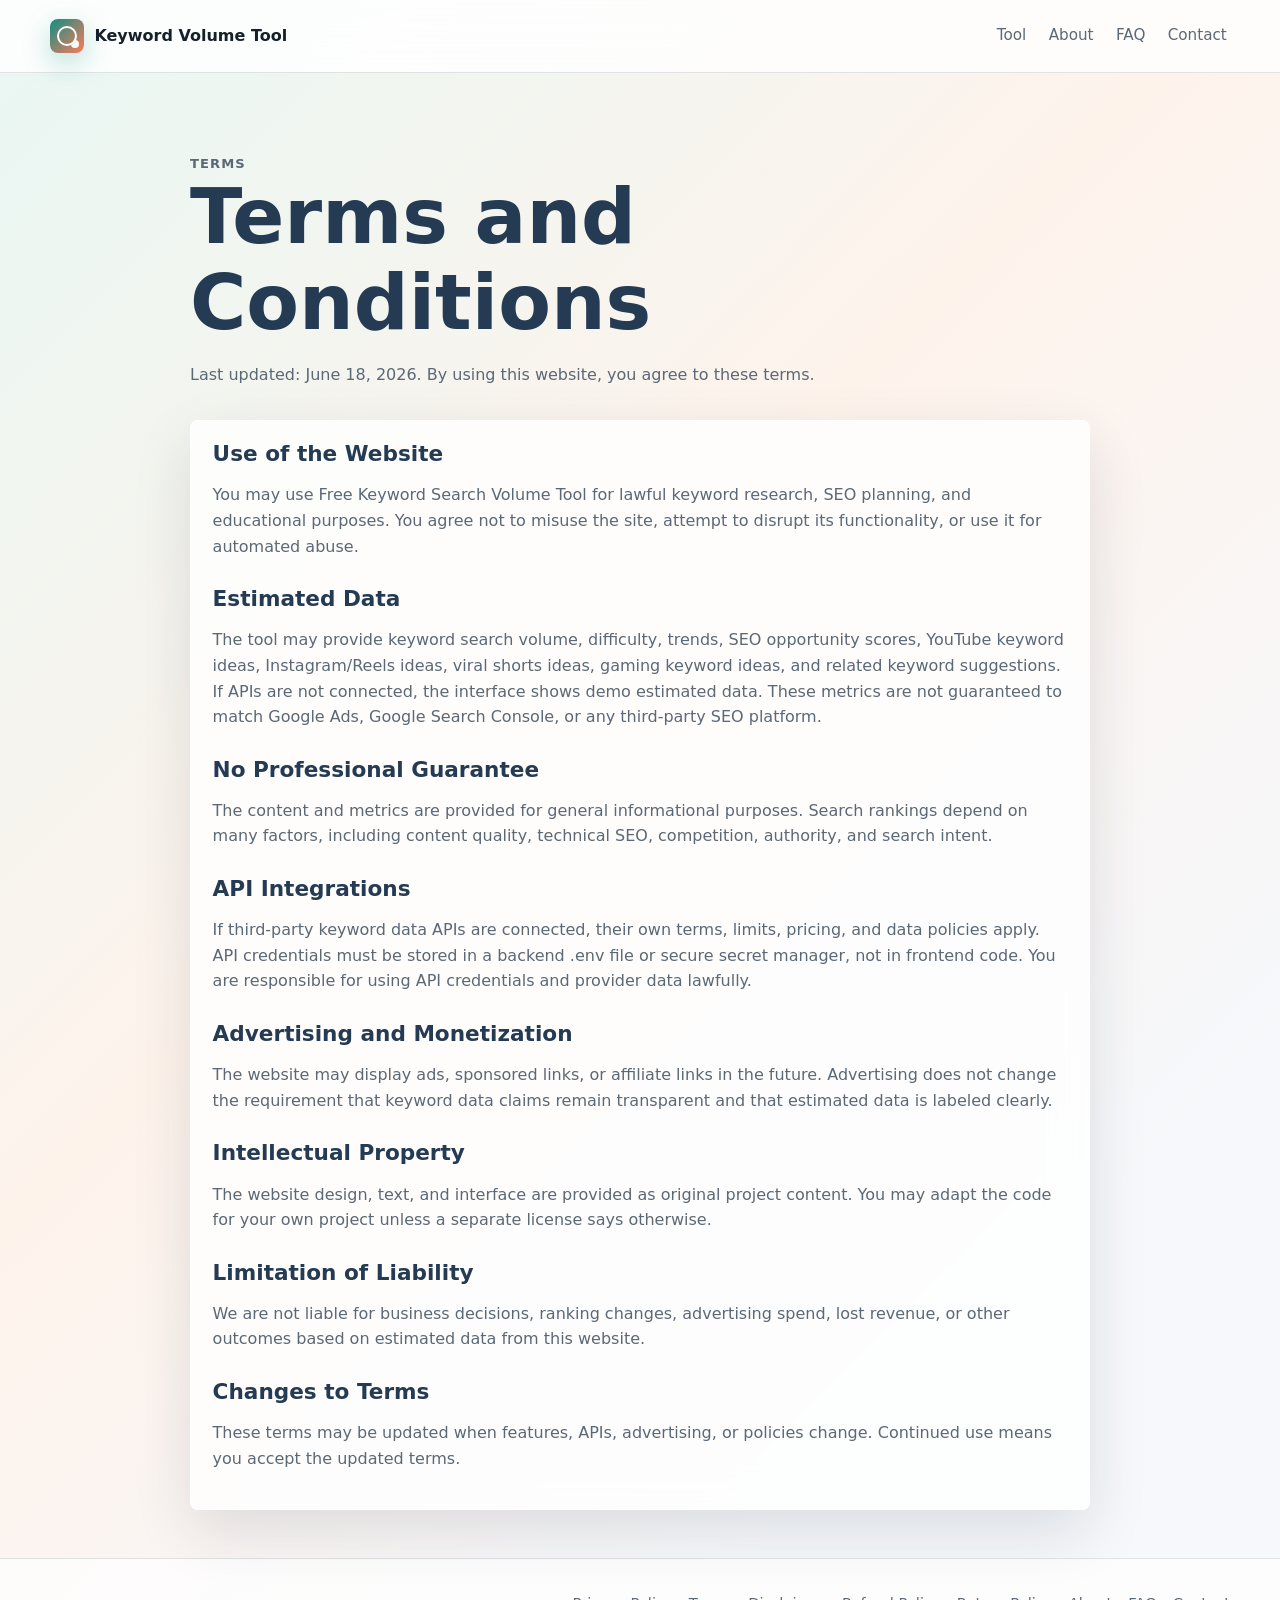
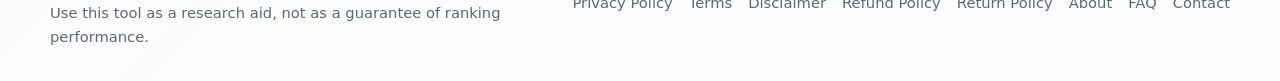
<file: terms-and-conditions.html>
<!DOCTYPE html>
<html lang="en">
<head>
  <meta charset="UTF-8">
  <meta name="viewport" content="width=device-width, initial-scale=1.0">
  <title>Terms and Conditions | Free Keyword Search Volume Tool</title>
  <meta name="description" content="Review the terms and conditions for using Free Keyword Search Volume Tool and its estimated keyword research data.">
  <link rel="canonical" href="https://freekeywordsearchvolumetool.example/terms-and-conditions.html">
  <meta property="og:title" content="Terms and Conditions | Free Keyword Search Volume Tool">
  <meta property="og:description" content="Terms for using estimated keyword research metrics, suggestions, and SEO scores.">
  <meta property="og:type" content="website">
  <link rel="manifest" href="manifest.json">
  <link rel="icon" href="favicon.svg" type="image/svg+xml">
  <link rel="stylesheet" href="style.css">
</head>
<body>
  <a class="skip-link" href="#main">Skip to content</a>
  <header class="site-header">
    <nav class="nav" aria-label="Primary navigation">
      <a class="brand" href="index.html"><span class="brand-mark" aria-hidden="true"></span><span>Keyword Volume Tool</span></a>
      <div class="nav-links"><a href="index.html">Tool</a><a href="about.html">About</a><a href="faq.html">FAQ</a><a href="contact.html">Contact</a></div>
    </nav>
  </header>
  <main id="main">
    <section class="page-hero">
      <p class="eyebrow">Terms</p>
      <h1>Terms and Conditions</h1>
      <p>Last updated: June 18, 2026. By using this website, you agree to these terms.</p>
    </section>
    <article class="legal-card">
      <h2>Use of the Website</h2>
      <p>You may use Free Keyword Search Volume Tool for lawful keyword research, SEO planning, and educational purposes. You agree not to misuse the site, attempt to disrupt its functionality, or use it for automated abuse.</p>
      <h2>Estimated Data</h2>
      <p>The tool may provide keyword search volume, difficulty, trends, SEO opportunity scores, YouTube keyword ideas, Instagram/Reels ideas, viral shorts ideas, gaming keyword ideas, and related keyword suggestions. If APIs are not connected, the interface shows demo estimated data. These metrics are not guaranteed to match Google Ads, Google Search Console, or any third-party SEO platform.</p>
      <h2>No Professional Guarantee</h2>
      <p>The content and metrics are provided for general informational purposes. Search rankings depend on many factors, including content quality, technical SEO, competition, authority, and search intent.</p>
      <h2>API Integrations</h2>
      <p>If third-party keyword data APIs are connected, their own terms, limits, pricing, and data policies apply. API credentials must be stored in a backend .env file or secure secret manager, not in frontend code. You are responsible for using API credentials and provider data lawfully.</p>
      <h2>Advertising and Monetization</h2>
      <p>The website may display ads, sponsored links, or affiliate links in the future. Advertising does not change the requirement that keyword data claims remain transparent and that estimated data is labeled clearly.</p>
      <h2>Intellectual Property</h2>
      <p>The website design, text, and interface are provided as original project content. You may adapt the code for your own project unless a separate license says otherwise.</p>
      <h2>Limitation of Liability</h2>
      <p>We are not liable for business decisions, ranking changes, advertising spend, lost revenue, or other outcomes based on estimated data from this website.</p>
      <h2>Changes to Terms</h2>
      <p>These terms may be updated when features, APIs, advertising, or policies change. Continued use means you accept the updated terms.</p>
    </article>
  </main>
  <footer class="site-footer"><div class="footer-inner"><p class="footer-note">Use this tool as a research aid, not as a guarantee of ranking performance.</p><div class="footer-links"><a href="privacy-policy.html">Privacy Policy</a><a href="terms-and-conditions.html">Terms</a><a href="disclaimer.html">Disclaimer</a><a href="refund-policy.html">Refund Policy</a><a href="return-policy.html">Return Policy</a><a href="about.html">About</a><a href="faq.html">FAQ</a><a href="contact.html">Contact</a></div></div></footer>
</body>
</html>
</file>
<file: style.css>
:root {
  --bg: #f6f8fb;
  --bg-strong: #e8f7f3;
  --text: #15202b;
  --muted: #5b6876;
  --line: rgba(21, 32, 43, 0.12);
  --panel: rgba(255, 255, 255, 0.78);
  --panel-solid: #ffffff;
  --brand: #0f8f83;
  --brand-strong: #08766d;
  --accent: #ff7a59;
  --ink: #243b53;
  --warning: #f59e0b;
  --danger: #dc2626;
  --success: #16a34a;
  --shadow: 0 22px 60px rgba(23, 36, 51, 0.12);
  --radius: 8px;
  --radius-lg: 8px;
  --max: 1180px;
}

* {
  box-sizing: border-box;
}

html {
  scroll-behavior: smooth;
}

body {
  margin: 0;
  font-family: Inter, ui-sans-serif, system-ui, -apple-system, BlinkMacSystemFont, "Segoe UI", sans-serif;
  color: var(--text);
  background:
    linear-gradient(135deg, rgba(232, 247, 243, 0.95), rgba(255, 242, 233, 0.85) 42%, rgba(246, 248, 251, 1) 78%),
    var(--bg);
  line-height: 1.6;
}

a {
  color: inherit;
  text-decoration: none;
}

img,
svg {
  display: block;
  max-width: 100%;
}

button,
input,
textarea {
  font: inherit;
}

code {
  border-radius: 5px;
  padding: 0.12rem 0.32rem;
  color: var(--brand-strong);
  background: rgba(15, 143, 131, 0.1);
  font-size: 0.92em;
}

.skip-link {
  position: absolute;
  left: -999px;
  top: 1rem;
  z-index: 20;
  padding: 0.7rem 1rem;
  color: #fff;
  background: var(--brand);
}

.skip-link:focus {
  left: 1rem;
}

.sr-only {
  position: absolute;
  width: 1px;
  height: 1px;
  padding: 0;
  margin: -1px;
  overflow: hidden;
  clip: rect(0, 0, 0, 0);
  white-space: nowrap;
  border: 0;
}

.site-header {
  position: sticky;
  top: 0;
  z-index: 10;
  border-bottom: 1px solid var(--line);
  background: rgba(255, 255, 255, 0.82);
  backdrop-filter: blur(18px);
}

.nav {
  width: min(100% - 2rem, var(--max));
  min-height: 72px;
  margin: 0 auto;
  display: flex;
  align-items: center;
  justify-content: space-between;
  gap: 1.25rem;
}

.brand {
  display: inline-flex;
  align-items: center;
  gap: 0.65rem;
  font-weight: 800;
  letter-spacing: 0;
}

.brand-mark {
  width: 34px;
  height: 34px;
  border-radius: var(--radius);
  display: grid;
  place-items: center;
  color: #fff;
  background: linear-gradient(135deg, var(--brand), var(--accent));
  box-shadow: 0 10px 28px rgba(15, 143, 131, 0.28);
}

.brand-mark::before {
  content: "";
  width: 16px;
  height: 16px;
  border: 2px solid currentColor;
  border-radius: 50%;
  box-shadow: 8px 8px 0 -6px currentColor;
}

.nav-links {
  display: flex;
  align-items: center;
  gap: 1rem;
  color: var(--muted);
  font-size: 0.95rem;
}

.nav-links a {
  padding: 0.45rem 0.2rem;
  border-bottom: 2px solid transparent;
}

.nav-links a:hover,
.nav-links a:focus {
  color: var(--brand-strong);
  border-color: var(--brand);
}

.btn,
.link-button {
  min-height: 44px;
  border: 0;
  border-radius: var(--radius);
  display: inline-flex;
  align-items: center;
  justify-content: center;
  gap: 0.55rem;
  padding: 0.72rem 1rem;
  font-weight: 750;
  cursor: pointer;
  transition: transform 160ms ease, box-shadow 160ms ease, background 160ms ease;
}

.btn-primary {
  color: #fff;
  background: linear-gradient(135deg, var(--brand), #1769aa);
  box-shadow: 0 16px 34px rgba(15, 143, 131, 0.25);
}

.btn-secondary,
.link-button {
  color: var(--brand-strong);
  background: rgba(15, 143, 131, 0.1);
}

.btn:hover,
.link-button:hover {
  transform: translateY(-1px);
}

.btn:disabled {
  cursor: wait;
  opacity: 0.72;
  transform: none;
}

.icon-search,
.icon-arrow,
.icon-mail {
  position: relative;
  width: 18px;
  height: 18px;
  flex: 0 0 18px;
}

.icon-search::before {
  content: "";
  position: absolute;
  width: 11px;
  height: 11px;
  border: 2px solid currentColor;
  border-radius: 50%;
  left: 1px;
  top: 1px;
}

.icon-search::after {
  content: "";
  position: absolute;
  width: 8px;
  height: 2px;
  background: currentColor;
  transform: rotate(45deg);
  right: 0;
  bottom: 2px;
}

.icon-arrow::before {
  content: "";
  position: absolute;
  inset: 4px 3px;
  border-top: 2px solid currentColor;
  border-right: 2px solid currentColor;
  transform: rotate(45deg);
}

.icon-mail::before {
  content: "";
  position: absolute;
  inset: 3px 1px;
  border: 2px solid currentColor;
  border-radius: 3px;
}

.icon-mail::after {
  content: "";
  position: absolute;
  left: 3px;
  right: 3px;
  top: 7px;
  height: 8px;
  border-top: 2px solid currentColor;
  transform: skewY(-28deg);
}

.hero {
  width: min(100% - 2rem, var(--max));
  margin: 0 auto;
  padding: 5rem 0 3rem;
  display: grid;
  grid-template-columns: minmax(0, 1.05fr) minmax(330px, 0.95fr);
  gap: 2rem;
  align-items: center;
}

.hero-compact {
  min-height: calc(100vh - 72px);
  padding: 3rem 0 2.2rem;
  grid-template-columns: minmax(0, 1.12fr) minmax(300px, 0.78fr);
}

.eyebrow {
  margin: 0 0 0.8rem;
  color: var(--brand-strong);
  font-size: 0.82rem;
  font-weight: 800;
  letter-spacing: 0.08em;
  text-transform: uppercase;
}

h1,
h2,
h3 {
  margin: 0;
  color: var(--ink);
  line-height: 1.12;
  letter-spacing: 0;
}

h1 {
  max-width: 780px;
  font-size: clamp(2.35rem, 6vw, 5rem);
}

h2 {
  font-size: clamp(1.7rem, 3vw, 2.55rem);
}

h3 {
  font-size: 1.05rem;
}

.hero-copy {
  max-width: 720px;
}

.lead {
  max-width: 720px;
  margin: 1.15rem 0 0;
  color: var(--muted);
  font-size: clamp(1.02rem, 2vw, 1.2rem);
}

.hero-search {
  position: relative;
  display: grid;
  grid-template-columns: minmax(0, 1fr) auto;
  gap: 0.75rem;
  max-width: 780px;
  margin-top: 1.35rem;
  padding: 0.65rem;
  border: 1px solid rgba(255, 255, 255, 0.74);
  border-radius: var(--radius);
  background: rgba(255, 255, 255, 0.78);
  box-shadow: var(--shadow);
  backdrop-filter: blur(18px);
}

.hero-input {
  border-color: transparent;
  box-shadow: none;
}

.status-note {
  margin: 0.7rem 0 0;
  color: var(--muted);
  font-size: 0.92rem;
}

.keyword-strip {
  display: flex;
  flex-wrap: wrap;
  gap: 0.55rem;
  margin: 1.35rem 0 0;
}

.chip {
  border: 1px solid var(--line);
  border-radius: 999px;
  padding: 0.36rem 0.7rem;
  color: var(--ink);
  background: rgba(255, 255, 255, 0.62);
  font-size: 0.86rem;
}

.hero-panel,
.glass-card,
.metric-card,
.table-wrap,
.legal-card,
.faq-item {
  border: 1px solid rgba(255, 255, 255, 0.72);
  border-radius: var(--radius-lg);
  background: var(--panel);
  box-shadow: var(--shadow);
  backdrop-filter: blur(18px);
}

.hero-panel {
  padding: 1.1rem;
}

.mini-dashboard {
  min-height: 420px;
  padding: 1rem;
  border-radius: var(--radius);
  background: #fff;
  display: grid;
  gap: 1rem;
}

.mini-row {
  display: grid;
  grid-template-columns: repeat(2, minmax(0, 1fr));
  gap: 1rem;
}

.mini-card {
  min-height: 104px;
  border: 1px solid var(--line);
  border-radius: var(--radius);
  padding: 1rem;
  background: linear-gradient(180deg, #fff, #f8fbfa);
}

.mini-label {
  margin: 0;
  color: var(--muted);
  font-size: 0.86rem;
}

.mini-value {
  margin: 0.25rem 0 0;
  font-size: 1.8rem;
  font-weight: 850;
  color: var(--ink);
}

.mini-bars {
  display: grid;
  gap: 0.55rem;
  margin-top: 0.8rem;
}

.mini-tags {
  display: flex;
  flex-wrap: wrap;
  gap: 0.5rem;
  margin-top: 0.85rem;
}

.mini-tags span {
  border-radius: 999px;
  padding: 0.35rem 0.62rem;
  color: var(--brand-strong);
  background: rgba(15, 143, 131, 0.1);
  font-size: 0.84rem;
  font-weight: 750;
}

.mini-bar {
  height: 10px;
  border-radius: 99px;
  background: #e7eef3;
  overflow: hidden;
}

.mini-bar span {
  display: block;
  height: 100%;
  border-radius: inherit;
  background: linear-gradient(90deg, var(--brand), var(--accent));
}

.section {
  width: min(100% - 2rem, var(--max));
  margin: 0 auto;
  padding: 3rem 0;
}

.inner-section {
  width: 100%;
  padding: 2.25rem 0 0;
}

.section-heading {
  display: flex;
  align-items: end;
  justify-content: space-between;
  gap: 1rem;
  margin-bottom: 1.4rem;
}

.section-heading p {
  max-width: 620px;
  margin: 0.6rem 0 0;
  color: var(--muted);
}

.search-card {
  position: relative;
  padding: 1rem;
}

.search-form {
  display: grid;
  grid-template-columns: minmax(0, 1fr) auto;
  gap: 0.75rem;
}

.input-wrap {
  position: relative;
}

.keyword-input,
.contact-form input,
.contact-form textarea {
  width: 100%;
  min-height: 54px;
  border: 1px solid var(--line);
  border-radius: var(--radius);
  padding: 0 1rem;
  color: var(--text);
  background: rgba(255, 255, 255, 0.92);
  outline: none;
}

.keyword-input:focus,
.contact-form input:focus,
.contact-form textarea:focus {
  border-color: rgba(15, 143, 131, 0.6);
  box-shadow: 0 0 0 4px rgba(15, 143, 131, 0.12);
}

.suggestions {
  position: absolute;
  left: 0;
  right: 0;
  top: calc(100% + 0.4rem);
  z-index: 5;
  overflow: hidden;
  border: 1px solid var(--line);
  border-radius: var(--radius);
  background: #fff;
  box-shadow: 0 18px 44px rgba(23, 36, 51, 0.16);
}

.suggestions:empty {
  display: none;
}

.suggestion-button {
  width: 100%;
  border: 0;
  display: flex;
  align-items: center;
  justify-content: space-between;
  gap: 0.8rem;
  padding: 0.85rem 1rem;
  color: var(--ink);
  background: #fff;
  cursor: pointer;
  text-align: left;
}

.suggestion-button:hover,
.suggestion-button:focus {
  background: #effaf7;
}

.suggestion-button small {
  color: var(--muted);
}

.suggestion-message {
  padding: 0.75rem 1rem;
  color: var(--muted);
  background: #f8fbfa;
  border-bottom: 1px solid var(--line);
  font-size: 0.88rem;
}

.accuracy-note {
  margin: 0.8rem 0 0;
  color: var(--muted);
  font-size: 0.91rem;
}

.results-grid {
  display: grid;
  grid-template-columns: repeat(4, minmax(0, 1fr));
  gap: 1rem;
  margin-top: 1.2rem;
}

.metric-card {
  min-height: 174px;
  padding: 1rem;
  animation: fadeUp 400ms ease both;
}

.metric-top {
  display: flex;
  align-items: center;
  justify-content: space-between;
  gap: 0.8rem;
  margin-bottom: 0.8rem;
}

.metric-icon {
  width: 36px;
  height: 36px;
  border-radius: var(--radius);
  display: grid;
  place-items: center;
  color: var(--brand-strong);
  background: rgba(15, 143, 131, 0.12);
  font-weight: 850;
}

.metric-label {
  margin: 0;
  color: var(--muted);
  font-size: 0.9rem;
}

.metric-value {
  margin: 0;
  color: var(--ink);
  font-size: 2rem;
  font-weight: 850;
}

.badge {
  display: inline-flex;
  align-items: center;
  justify-content: center;
  min-height: 28px;
  border-radius: 999px;
  padding: 0.25rem 0.65rem;
  font-size: 0.78rem;
  font-weight: 800;
  color: var(--brand-strong);
  background: rgba(15, 143, 131, 0.12);
}

.badge.warning {
  color: #8a5300;
  background: rgba(245, 158, 11, 0.17);
}

.badge.danger {
  color: #991b1b;
  background: rgba(220, 38, 38, 0.12);
}

.badge.success {
  color: #166534;
  background: rgba(22, 163, 74, 0.12);
}

.progress {
  height: 10px;
  overflow: hidden;
  border-radius: 999px;
  background: rgba(21, 32, 43, 0.09);
  margin-top: 1rem;
}

.progress span {
  display: block;
  width: 0;
  height: 100%;
  border-radius: inherit;
  background: linear-gradient(90deg, var(--brand), var(--accent));
  transition: width 420ms ease;
}

.insights-grid {
  display: grid;
  grid-template-columns: minmax(0, 1fr) minmax(300px, 0.42fr);
  gap: 1rem;
  margin-top: 1rem;
}

.chart-card,
.tips-card {
  padding: 1rem;
}

.chart-shell {
  position: relative;
  min-height: 300px;
}

#trendChart {
  width: 100%;
  max-height: 300px;
}

.chart-fallback {
  min-height: 280px;
  display: grid;
  align-items: end;
  grid-template-columns: repeat(3, 1fr);
  gap: 0.75rem;
}

.fallback-bar {
  border-radius: var(--radius) var(--radius) 0 0;
  background: linear-gradient(180deg, var(--brand), var(--accent));
  min-height: 40px;
  position: relative;
}

.fallback-bar span {
  position: absolute;
  left: 50%;
  bottom: -1.7rem;
  transform: translateX(-50%);
  color: var(--muted);
  font-size: 0.8rem;
  white-space: nowrap;
}

.tips-list {
  display: grid;
  gap: 0.8rem;
  padding: 0;
  margin: 1rem 0 0;
  list-style: none;
}

.tips-list li {
  border-left: 3px solid var(--brand);
  padding: 0.25rem 0 0.25rem 0.75rem;
  color: var(--muted);
}

.feature-grid,
.channel-grid {
  display: grid;
  grid-template-columns: repeat(3, minmax(0, 1fr));
  gap: 1rem;
}

.channel-grid {
  grid-template-columns: repeat(4, minmax(0, 1fr));
}

.feature-card,
.idea-card {
  padding: 1rem;
}

.feature-card p,
.idea-card p {
  color: var(--muted);
  margin: 0.75rem 0 0;
}

.idea-list {
  display: grid;
  gap: 0.55rem;
  padding: 0;
  margin: 1rem 0 0;
  list-style: none;
}

.idea-list li {
  min-height: 42px;
  display: flex;
  align-items: center;
  border: 1px solid var(--line);
  border-radius: var(--radius);
  padding: 0.58rem 0.7rem;
  color: var(--ink);
  background: rgba(255, 255, 255, 0.66);
  font-size: 0.92rem;
}

.table-wrap {
  overflow-x: auto;
}

table {
  width: 100%;
  min-width: 720px;
  border-collapse: collapse;
  background: rgba(255, 255, 255, 0.72);
}

th,
td {
  padding: 0.95rem 1rem;
  border-bottom: 1px solid var(--line);
  text-align: left;
}

th {
  color: var(--ink);
  font-size: 0.82rem;
  text-transform: uppercase;
  letter-spacing: 0.05em;
}

td {
  color: var(--muted);
}

td strong {
  color: var(--text);
}

.faq-grid {
  display: grid;
  gap: 0.8rem;
}

.faq-item {
  padding: 1rem;
}

.faq-item summary {
  cursor: pointer;
  color: var(--ink);
  font-weight: 800;
}

.faq-item p {
  margin: 0.8rem 0 0;
  color: var(--muted);
}

.site-footer {
  margin-top: 3rem;
  border-top: 1px solid var(--line);
  background: rgba(255, 255, 255, 0.76);
}

.footer-inner {
  width: min(100% - 2rem, var(--max));
  margin: 0 auto;
  padding: 2rem 0;
  display: grid;
  grid-template-columns: 1fr auto;
  gap: 1.5rem;
  align-items: start;
}

.footer-links {
  display: flex;
  flex-wrap: wrap;
  gap: 0.75rem 1rem;
  color: var(--muted);
  font-size: 0.92rem;
}

.footer-links a:hover {
  color: var(--brand-strong);
}

.footer-note {
  max-width: 680px;
  margin: 0.65rem 0 0;
  color: var(--muted);
  font-size: 0.92rem;
}

.page-hero {
  width: min(100% - 2rem, 900px);
  margin: 0 auto;
  padding: 4rem 0 2rem;
}

.page-hero p {
  margin: 1rem 0 0;
  color: var(--muted);
}

.legal-card {
  width: min(100% - 2rem, 900px);
  margin: 0 auto 2rem;
  padding: 1.35rem;
}

.legal-card h2 {
  margin-top: 1.75rem;
  font-size: 1.35rem;
}

.legal-card h2:first-child {
  margin-top: 0;
}

.legal-card p,
.legal-card li {
  color: var(--muted);
}

.legal-card ul {
  padding-left: 1.25rem;
}

.contact-grid {
  width: min(100% - 2rem, var(--max));
  margin: 0 auto 2rem;
  display: grid;
  grid-template-columns: minmax(0, 0.7fr) minmax(320px, 0.3fr);
  gap: 1rem;
}

.contact-form {
  display: grid;
  gap: 0.9rem;
}

.contact-form label {
  display: grid;
  gap: 0.35rem;
  color: var(--ink);
  font-weight: 750;
}

.contact-form textarea {
  min-height: 150px;
  padding-top: 0.85rem;
  resize: vertical;
}

.notice {
  border-left: 4px solid var(--accent);
  padding: 0.9rem 1rem;
  color: var(--muted);
  background: rgba(255, 122, 89, 0.1);
  border-radius: 0 var(--radius) var(--radius) 0;
}

[hidden] {
  display: none !important;
}

@keyframes fadeUp {
  from {
    opacity: 0;
    transform: translateY(10px);
  }

  to {
    opacity: 1;
    transform: translateY(0);
  }
}

@media (max-width: 980px) {
  .hero,
  .insights-grid,
  .contact-grid {
    grid-template-columns: 1fr;
  }

  .results-grid {
    grid-template-columns: repeat(2, minmax(0, 1fr));
  }

  .feature-grid,
  .channel-grid {
    grid-template-columns: repeat(2, minmax(0, 1fr));
  }

  .hero {
    padding-top: 3.5rem;
  }

  .hero-compact {
    min-height: auto;
  }
}

@media (max-width: 720px) {
  .nav {
    min-height: auto;
    padding: 0.85rem 0;
    align-items: flex-start;
    flex-direction: column;
  }

  .nav-links {
    width: 100%;
    overflow-x: auto;
    padding-bottom: 0.35rem;
  }

  .search-form {
    grid-template-columns: 1fr;
  }

  .hero-search {
    grid-template-columns: 1fr;
    padding: 0.55rem;
  }

  .results-grid,
  .mini-row,
  .feature-grid,
  .channel-grid {
    grid-template-columns: 1fr;
  }

  .section-heading,
  .footer-inner {
    display: block;
  }

  .footer-links {
    margin-top: 1rem;
  }

  .metric-card {
    min-height: 150px;
  }

  h1 {
    font-size: 2.45rem;
  }
}
</file>
